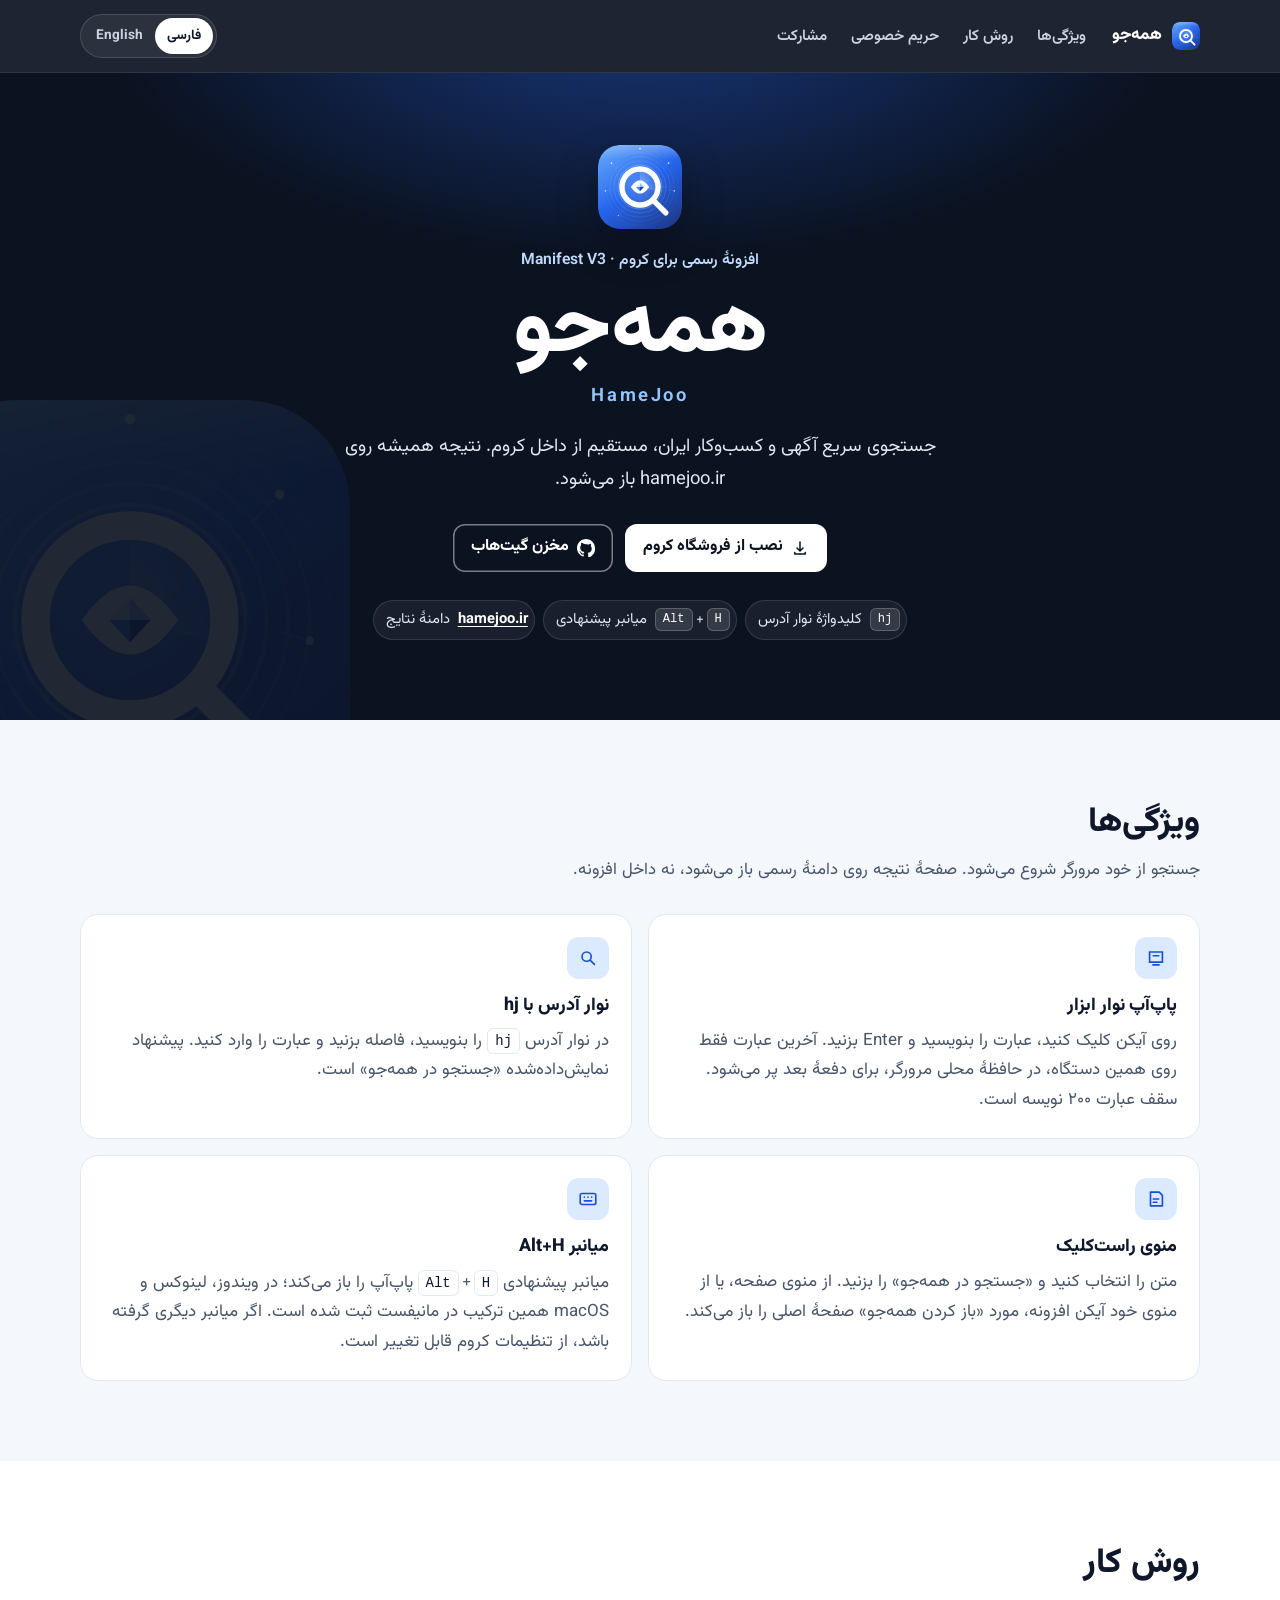
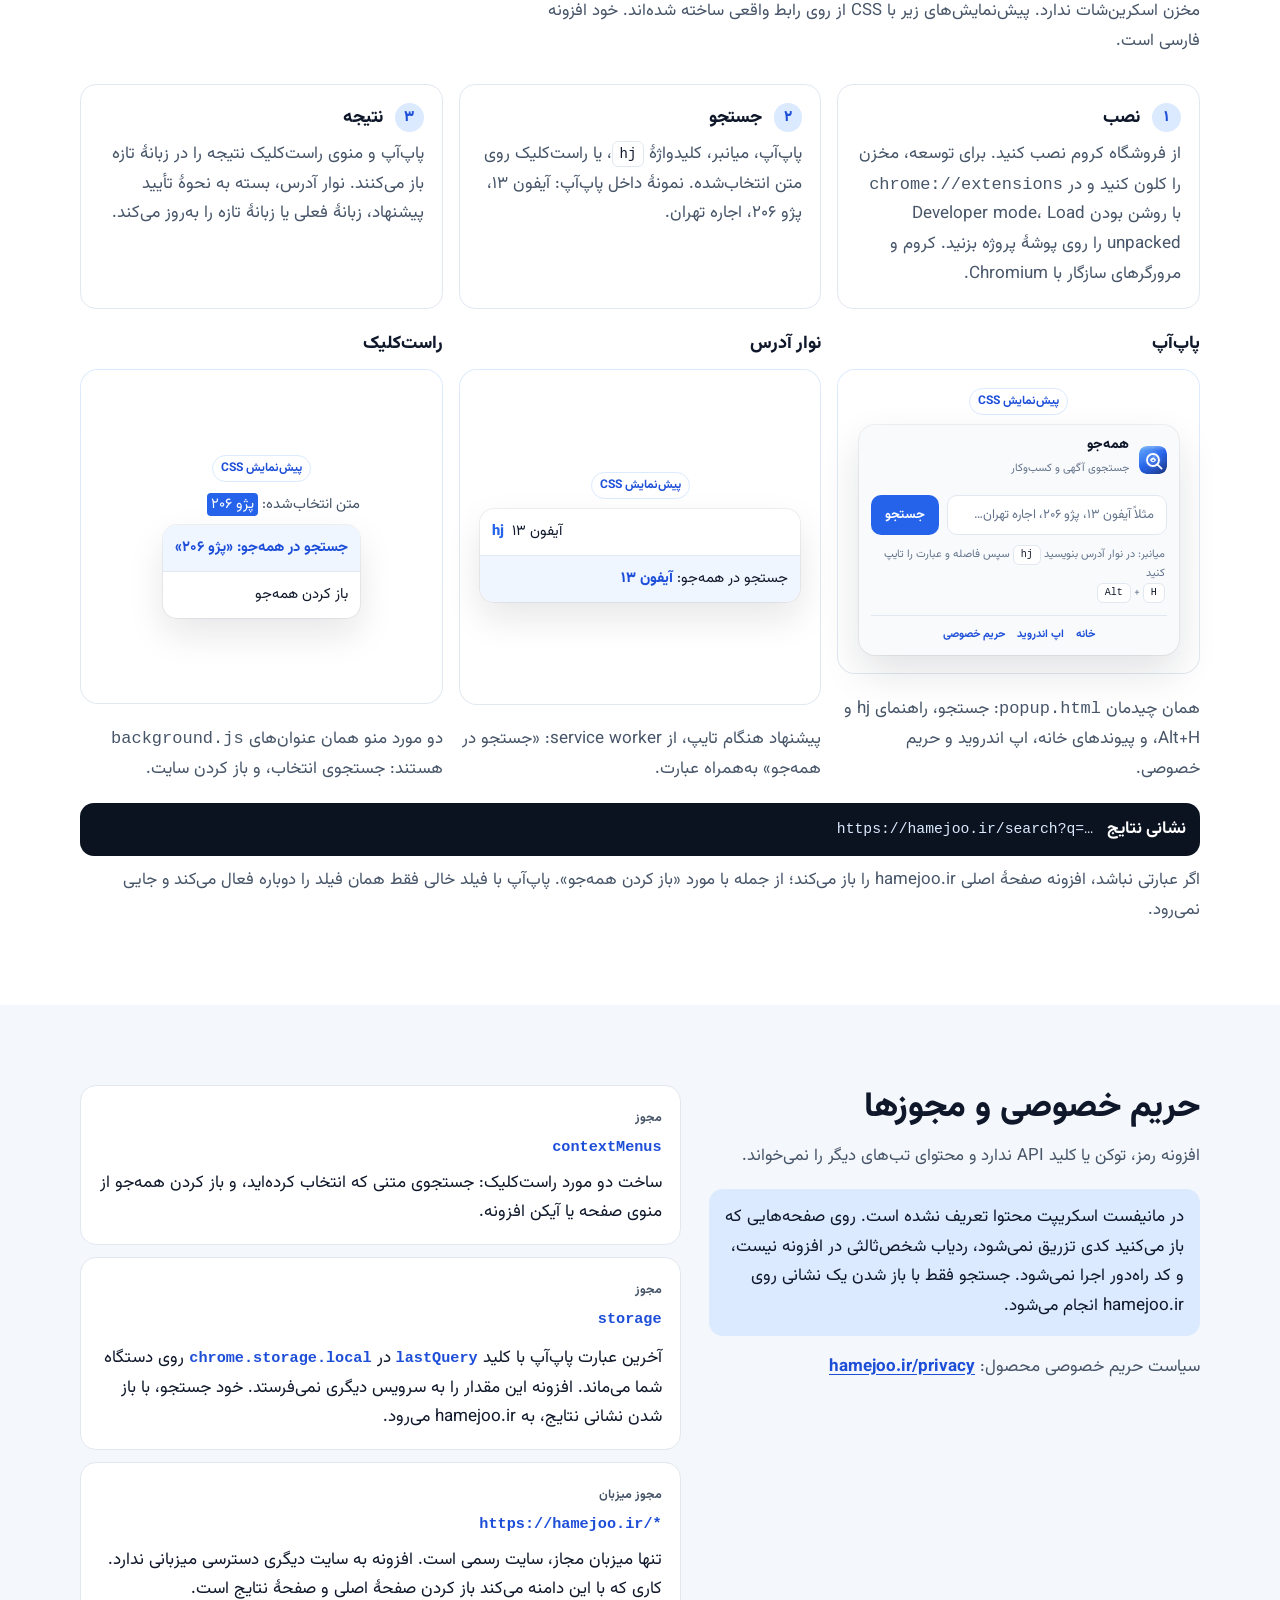
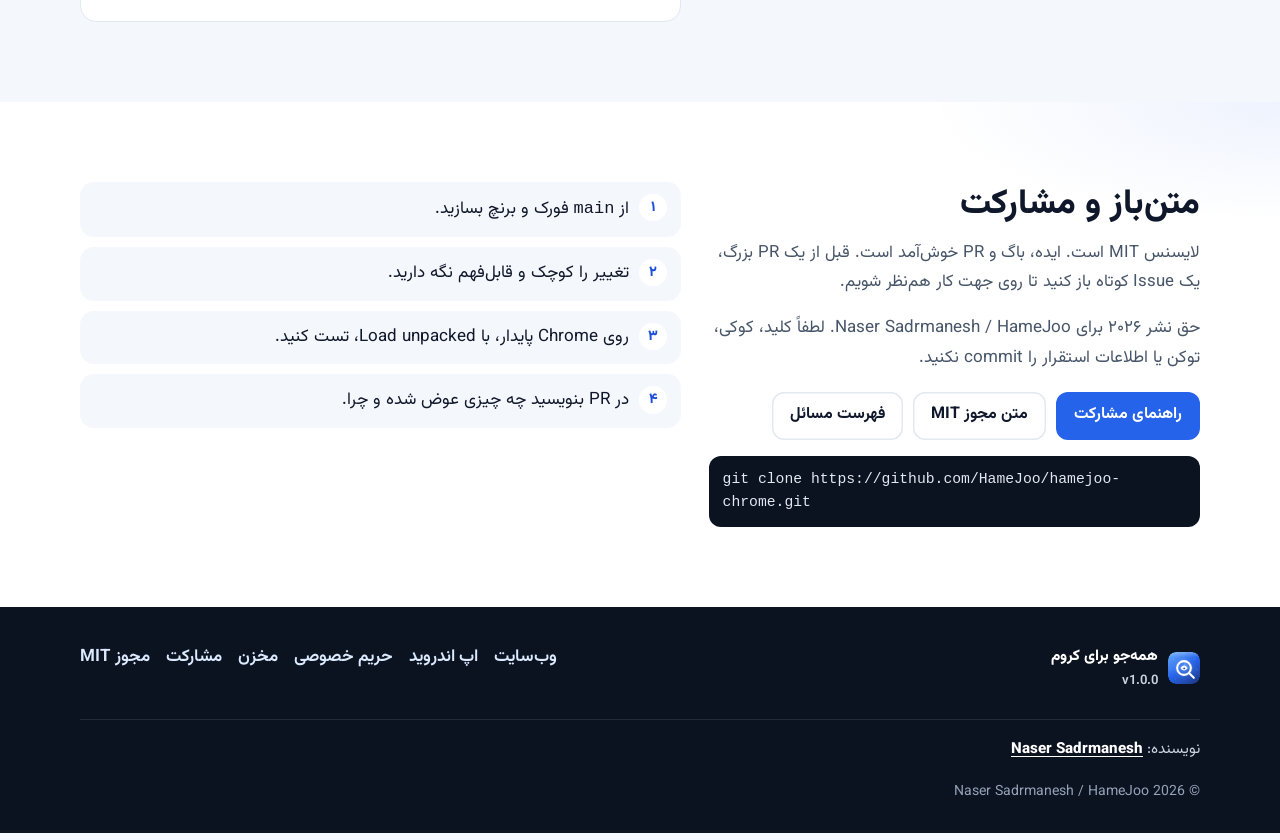
<file: docs/index.html>
<!DOCTYPE html>
<html lang="fa" dir="rtl">
  <head>
    <meta charset="utf-8" />
    <meta name="viewport" content="width=device-width, initial-scale=1" />
    <title>همه‌جو برای کروم — جستجوی آگهی از داخل مرورگر</title>
    <meta
      name="description"
      content="افزونهٔ رسمی همه‌جو برای کروم. جستجوی آگهی و کسب‌وکار از پاپ‌آپ، نوار آدرس با کلیدواژهٔ hj، منوی راست‌کلیک و میانبر Alt+H. نتایج روی hamejoo.ir باز می‌شود."
    />
    <meta name="author" content="Naser Sadrmanesh" />
    <meta name="robots" content="index, follow" />
    <meta name="theme-color" content="#0b1220" />
    <meta name="color-scheme" content="light" />
    <meta name="google" content="notranslate" />
    <link rel="canonical" href="https://hamejoo.github.io/hamejoo-chrome/" />
    <link rel="alternate" hreflang="fa" href="https://hamejoo.github.io/hamejoo-chrome/?lang=fa" />
    <link rel="alternate" hreflang="en" href="https://hamejoo.github.io/hamejoo-chrome/?lang=en" />
    <link rel="alternate" hreflang="x-default" href="https://hamejoo.github.io/hamejoo-chrome/" />
    <meta property="og:type" content="website" />
    <meta property="og:site_name" content="همه‌جو" />
    <meta property="og:locale" content="fa_IR" />
    <meta property="og:locale:alternate" content="en_US" />
    <meta property="og:url" content="https://hamejoo.github.io/hamejoo-chrome/" />
    <meta property="og:title" content="همه‌جو برای کروم — جستجوی آگهی از داخل مرورگر" />
    <meta
      property="og:description"
      content="افزونهٔ رسمی همه‌جو برای کروم. جستجوی آگهی و کسب‌وکار از پاپ‌آپ، نوار آدرس با کلیدواژهٔ hj، منوی راست‌کلیک و میانبر Alt+H. نتایج روی hamejoo.ir باز می‌شود."
    />
    <meta property="og:image" content="https://hamejoo.github.io/hamejoo-chrome/og-image.png" />
    <meta property="og:image:type" content="image/png" />
    <meta property="og:image:width" content="1200" />
    <meta property="og:image:height" content="630" />
    <meta property="og:image:alt" content="همه‌جو، موتور جستجوی آگهی‌های ایران" />
    <meta name="twitter:card" content="summary_large_image" />
    <meta name="twitter:title" content="همه‌جو برای کروم — جستجوی آگهی از داخل مرورگر" />
    <meta
      name="twitter:description"
      content="افزونهٔ رسمی همه‌جو برای کروم. جستجوی آگهی و کسب‌وکار از پاپ‌آپ، نوار آدرس با کلیدواژهٔ hj، منوی راست‌کلیک و میانبر Alt+H. نتایج روی hamejoo.ir باز می‌شود."
    />
    <meta name="twitter:image" content="https://hamejoo.github.io/hamejoo-chrome/og-image.png" />
    <meta name="twitter:image:alt" content="همه‌جو، موتور جستجوی آگهی‌های ایران" />
    <link rel="icon" href="icons/hamejoo-app-icon.svg" type="image/svg+xml" />
    <link rel="icon" href="icons/icon-32.png" type="image/png" sizes="32x32" />
    <link rel="icon" href="icons/icon-16.png" type="image/png" sizes="16x16" />
    <link rel="apple-touch-icon" href="icons/apple-touch-icon.png" sizes="180x180" />
    <link rel="preload" href="fonts/vazirmatn-wght.woff2" as="font" type="font/woff2" crossorigin />
    <link rel="stylesheet" href="styles.css" />
    <script>
      (function () {
        var lang = "fa";
        try {
          var q = new URLSearchParams(location.search).get("lang");
          if (q) q = q.toLowerCase();
          if (q === "en" || q === "fa") lang = q;
          else {
            var saved = localStorage.getItem("hamejoo-site-lang");
            if (saved === "en" || saved === "fa") lang = saved;
          }
        } catch (e) {}
        document.documentElement.lang = lang;
        document.documentElement.dir = lang === "fa" ? "rtl" : "ltr";
        if (lang === "en") {
          document.title = "HameJoo for Chrome — search classifieds from the browser";
        }
      })();
    </script>
    <script type="application/ld+json">
      {
        "@context": "https://schema.org",
        "@type": "SoftwareApplication",
        "name": "همه‌جو — جستجوی آگهی",
        "alternateName": "HameJoo for Chrome",
        "applicationCategory": "BrowserApplication",
        "operatingSystem": "Chrome",
        "softwareVersion": "1.0.0",
        "inLanguage": "fa",
        "description": "جستجوی سریع آگهی و کسب‌وکار در همه‌جو از نوار آدرس، منوی راست‌کلیک و پاپ‌آپ.",
        "url": "https://hamejoo.github.io/hamejoo-chrome/",
        "installUrl": "https://chromewebstore.google.com/detail/hhchlcjldhlccicaaeiifmfdbacedhoi",
        "image": "https://hamejoo.github.io/hamejoo-chrome/og-image.png",
        "codeRepository": "https://github.com/HameJoo/hamejoo-chrome",
        "license": "https://opensource.org/licenses/MIT",
        "author": {
          "@type": "Person",
          "name": "Naser Sadrmanesh",
          "url": "https://github.com/sadrmanesh"
        },
        "publisher": {
          "@type": "Organization",
          "name": "HameJoo",
          "url": "https://hamejoo.ir"
        }
      }
    </script>
  </head>
  <body id="top">
    <a class="skip" href="#main">
      <span data-fa>رفتن به محتوا</span>
      <span data-en>Skip to content</span>
    </a>

    <header class="site-header">
      <div class="wrap header-inner">
        <a class="brand" href="#top">
          <img src="icons/hamejoo-app-icon.svg" width="28" height="28" alt="" />
          <span lang="fa">همه‌جو</span>
          <span class="sr-only" data-en>HameJoo</span>
        </a>
        <nav class="nav-primary" aria-label="بخش‌های صفحه">
          <a href="#features">
            <span data-fa>ویژگی‌ها</span>
            <span data-en>Features</span>
          </a>
          <a href="#how">
            <span data-fa>روش کار</span>
            <span data-en>How it works</span>
          </a>
          <a href="#privacy">
            <span data-fa>حریم خصوصی</span>
            <span data-en>Privacy</span>
          </a>
          <a href="#contribute">
            <span data-fa>مشارکت</span>
            <span data-en>Contribute</span>
          </a>
        </nav>
        <div class="lang" role="group" aria-label="زبان صفحه">
          <button type="button" data-lang="fa" lang="fa" aria-pressed="true">فارسی</button>
          <button type="button" data-lang="en" lang="en" aria-pressed="false">English</button>
        </div>
      </div>
    </header>

    <noscript>
      <p class="noscript">انتخاب زبان انگلیسی به جاوااسکریپت نیاز دارد. متن پیش‌فرض این صفحه فارسی است.</p>
    </noscript>

    <main id="main">
      <section class="hero" aria-labelledby="hero-title">
        <img
          class="hero-watermark"
          src="icons/hamejoo-app-icon.svg"
          width="512"
          height="512"
          alt=""
          decoding="async"
          fetchpriority="low"
        />
        <div class="wrap hero-inner">
          <img
            class="hero-logo"
            src="icons/hamejoo-app-icon.svg"
            width="84"
            height="84"
            alt=""
            fetchpriority="high"
          />
          <p class="eyebrow">
            <span data-fa>افزونهٔ رسمی برای کروم · Manifest V3</span>
            <span data-en>Official Chrome extension · Manifest V3</span>
          </p>
          <h1 id="hero-title">
            <span data-fa>همه‌جو</span>
            <span data-en lang="en">HameJoo</span>
          </h1>
          <p class="subname">
            <span data-fa lang="en">HameJoo</span>
            <span data-en lang="fa">همه‌جو</span>
          </p>
          <p class="lede">
            <span data-fa>جستجوی سریع آگهی و کسب‌وکار ایران، مستقیم از داخل کروم. نتیجه همیشه روی hamejoo.ir باز می‌شود.</span>
            <span data-en>Search Iranian classifieds and businesses straight from Chrome. Results always open on hamejoo.ir.</span>
          </p>
          <div class="actions">
            <a
              class="btn btn-light"
              href="https://chromewebstore.google.com/detail/hhchlcjldhlccicaaeiifmfdbacedhoi"
              target="_blank"
              rel="noopener noreferrer"
            >
              <svg viewBox="0 0 24 24" width="18" height="18" aria-hidden="true">
                <path
                  fill="currentColor"
                  d="M12 3a1 1 0 0 1 1 1v9.59l2.3-2.3a1 1 0 1 1 1.4 1.42l-4 4a1 1 0 0 1-1.4 0l-4-4a1 1 0 0 1 1.4-1.42L11 13.6V4a1 1 0 0 1 1-1zm-7 14a1 1 0 0 1 1 1v1h12v-1a1 1 0 1 1 2 0v2a1 1 0 0 1-1 1H5a1 1 0 0 1-1-1v-2a1 1 0 0 1 1-1z"
                />
              </svg>
              <span data-fa>نصب از فروشگاه کروم</span>
              <span data-en>Install from the Chrome Web Store</span>
              <span class="sr-only" data-fa>، در زبانهٔ تازه</span>
              <span class="sr-only" data-en>, opens in a new tab</span>
            </a>
            <a
              class="btn btn-ghost"
              href="https://github.com/HameJoo/hamejoo-chrome"
              target="_blank"
              rel="noopener noreferrer"
            >
              <svg viewBox="0 0 16 16" width="18" height="18" aria-hidden="true">
                <path
                  fill="currentColor"
                  d="M8 0C3.58 0 0 3.58 0 8c0 3.54 2.29 6.53 5.47 7.59.4.07.55-.17.55-.38 0-.19-.01-.82-.01-1.49-2.01.37-2.53-.49-2.69-.94-.09-.23-.48-.94-.82-1.13-.28-.15-.68-.52-.01-.53.63-.01 1.08.58 1.23.82.72 1.21 1.87.87 2.33.66.07-.52.28-.87.51-1.07-1.78-.2-3.64-.89-3.64-3.95 0-.87.31-1.59.82-2.15-.08-.2-.36-1.02.08-2.12 0 0 .67-.21 2.2.82A7.65 7.65 0 0 1 8 4.77c.68.003 1.36.092 2 .27 1.53-1.04 2.2-.82 2.2-.82.44 1.1.16 1.92.08 2.12.51.56.82 1.27.82 2.15 0 3.07-1.87 3.75-3.65 3.95.29.25.54.73.54 1.48 0 1.07-.01 1.93-.01 2.2 0 .21.15.46.55.38A8.01 8.01 0 0 0 16 8c0-4.42-3.58-8-8-8z"
                />
              </svg>
              <span data-fa>مخزن گیت‌هاب</span>
              <span data-en>View on GitHub</span>
              <span class="sr-only" data-fa>، در زبانهٔ تازه</span>
              <span class="sr-only" data-en>, opens in a new tab</span>
            </a>
          </div>
          <ul class="facts">
            <li>
              <kbd>hj</kbd>
              <span data-fa>کلیدواژهٔ نوار آدرس</span>
              <span data-en>address-bar keyword</span>
            </li>
            <li>
              <span class="keys" dir="ltr"><kbd>Alt</kbd>+<kbd>H</kbd></span>
              <span data-fa>میانبر پیشنهادی</span>
              <span data-en>suggested shortcut</span>
            </li>
            <li>
              <a href="https://hamejoo.ir/" target="_blank" rel="noopener noreferrer">hamejoo.ir</a>
              <span data-fa>دامنهٔ نتایج</span>
              <span data-en>where results open</span>
            </li>
          </ul>
        </div>
      </section>

      <section id="features" aria-labelledby="features-title">
        <div class="wrap">
          <div class="section-head">
            <h2 id="features-title">
              <span data-fa>ویژگی‌ها</span>
              <span data-en>Features</span>
            </h2>
            <p>
              <span data-fa>جستجو از خود مرورگر شروع می‌شود. صفحهٔ نتیجه روی دامنهٔ رسمی باز می‌شود، نه داخل افزونه.</span>
              <span data-en>Search starts in the browser. The results page opens on the official domain, not inside the extension.</span>
            </p>
          </div>
          <div class="grid-2">
            <article class="card">
              <div class="card-icon" aria-hidden="true">
                <svg viewBox="0 0 24 24" width="22" height="22">
                  <path
                    fill="none"
                    stroke="currentColor"
                    stroke-width="1.8"
                    d="M5 5.5h14v11H5zM8 19.5h8"
                  />
                  <path fill="none" stroke="currentColor" stroke-width="1.8" stroke-linecap="round" d="M9 9.5h6" />
                </svg>
              </div>
              <h3>
                <span data-fa>پاپ‌آپ نوار ابزار</span>
                <span data-en>Toolbar popup</span>
              </h3>
              <p>
                <span data-fa>روی آیکن کلیک کنید، عبارت را بنویسید و Enter بزنید. آخرین عبارت فقط روی همین دستگاه، در حافظهٔ محلی مرورگر، برای دفعهٔ بعد پر می‌شود. سقف عبارت ۲۰۰ نویسه است.</span>
                <span data-en>Click the icon, type a query, and press Enter. The last query is filled in next time from browser storage on this device only. Queries are limited to 200 characters.</span>
              </p>
            </article>
            <article class="card">
              <div class="card-icon" aria-hidden="true">
                <svg viewBox="0 0 24 24" width="22" height="22">
                  <circle cx="10.5" cy="10.5" r="5" fill="none" stroke="currentColor" stroke-width="1.8" />
                  <path fill="none" stroke="currentColor" stroke-width="1.8" stroke-linecap="round" d="M14.5 14.5 19 19" />
                </svg>
              </div>
              <h3>
                <span data-fa>نوار آدرس با hj</span>
                <span data-en>Address bar with hj</span>
              </h3>
              <p>
                <span data-fa>در نوار آدرس <span class="keys" dir="ltr"><kbd>hj</kbd></span> را بنویسید، فاصله بزنید و عبارت را وارد کنید. پیشنهاد نمایش‌داده‌شده «جستجو در همه‌جو» است.</span>
                <span data-en>Type <kbd>hj</kbd> in the address bar, press space, then the query. The suggestion reads «جستجو در همه‌جو».</span>
              </p>
            </article>
            <article class="card">
              <div class="card-icon" aria-hidden="true">
                <svg viewBox="0 0 24 24" width="22" height="22">
                  <path
                    fill="none"
                    stroke="currentColor"
                    stroke-width="1.8"
                    stroke-linejoin="round"
                    d="M6 4.5h9.5L19 8v11.5H6z"
                  />
                  <path fill="none" stroke="currentColor" stroke-width="1.8" stroke-linecap="round" d="M9 12h6M9 15.5h4" />
                </svg>
              </div>
              <h3>
                <span data-fa>منوی راست‌کلیک</span>
                <span data-en>Right-click menu</span>
              </h3>
              <p>
                <span data-fa>متن را انتخاب کنید و «جستجو در همه‌جو» را بزنید. از منوی صفحه، یا از منوی خود آیکن افزونه، مورد «باز کردن همه‌جو» صفحهٔ اصلی را باز می‌کند.</span>
                <span data-en>Select text and choose «جستجو در همه‌جو». From the page menu, or the extension icon’s menu, «باز کردن همه‌جو» opens the homepage.</span>
              </p>
            </article>
            <article class="card">
              <div class="card-icon" aria-hidden="true">
                <svg viewBox="0 0 24 24" width="22" height="22">
                  <rect x="3.5" y="6" width="17" height="12" rx="2" fill="none" stroke="currentColor" stroke-width="1.8" />
                  <path fill="none" stroke="currentColor" stroke-width="1.8" stroke-linecap="round" d="M8 10h.01M12 10h.01M16 10h.01M8 14h8" />
                </svg>
              </div>
              <h3>
                <span data-fa>میانبر Alt+H</span>
                <span data-en>Alt+H shortcut</span>
              </h3>
              <p>
                <span data-fa>میانبر پیشنهادی <span class="keys" dir="ltr"><kbd>Alt</kbd>+<kbd>H</kbd></span> پاپ‌آپ را باز می‌کند؛ در ویندوز، لینوکس و macOS همین ترکیب در مانیفست ثبت شده است. اگر میانبر دیگری گرفته باشد، از تنظیمات کروم قابل تغییر است.</span>
                <span data-en>The suggested shortcut <span class="keys" dir="ltr"><kbd>Alt</kbd>+<kbd>H</kbd></span> opens the popup. The manifest sets that combination on Windows, Linux, and macOS. Chrome lets you change it if the keys are already taken.</span>
              </p>
            </article>
          </div>
        </div>
      </section>

      <section id="how" class="band" aria-labelledby="how-title">
        <div class="wrap">
          <div class="section-head">
            <h2 id="how-title">
              <span data-fa>روش کار</span>
              <span data-en>How it works</span>
            </h2>
            <p>
              <span data-fa>مخزن اسکرین‌شات ندارد. پیش‌نمایش‌های زیر با CSS از روی رابط واقعی ساخته شده‌اند. خود افزونه فارسی است.</span>
              <span data-en>The repository has no screenshots. These previews are CSS reconstructions of the real interface. The extension itself is in Persian.</span>
            </p>
          </div>

          <div class="steps">
            <article class="step">
              <h3>
                <span class="num"><span data-fa>۱</span><span data-en>1</span></span>
                <span data-fa>نصب</span>
                <span data-en>Install</span>
              </h3>
              <p>
                <span data-fa>از فروشگاه کروم نصب کنید. برای توسعه، مخزن را کلون کنید و در <code>chrome://extensions</code> با روشن بودن Developer mode، Load unpacked را روی پوشهٔ پروژه بزنید. کروم و مرورگرهای سازگار با Chromium.</span>
                <span data-en>Install from the Chrome Web Store. To develop, clone the repo and use Load unpacked on <code>chrome://extensions</code> with Developer mode on. Chrome and other Chromium browsers.</span>
              </p>
            </article>
            <article class="step">
              <h3>
                <span class="num"><span data-fa>۲</span><span data-en>2</span></span>
                <span data-fa>جستجو</span>
                <span data-en>Search</span>
              </h3>
              <p>
                <span data-fa>پاپ‌آپ، میانبر، کلیدواژهٔ <kbd>hj</kbd>، یا راست‌کلیک روی متن انتخاب‌شده. نمونهٔ داخل پاپ‌آپ: آیفون ۱۳، پژو ۲۰۶، اجاره تهران.</span>
                <span data-en>Use the popup, the shortcut, the <kbd>hj</kbd> keyword, or a right-click on selected text. The popup’s own examples are iPhone 13, Peugeot 206, and rent in Tehran.</span>
              </p>
            </article>
            <article class="step">
              <h3>
                <span class="num"><span data-fa>۳</span><span data-en>3</span></span>
                <span data-fa>نتیجه</span>
                <span data-en>Results</span>
              </h3>
              <p>
                <span data-fa>پاپ‌آپ و منوی راست‌کلیک نتیجه را در زبانهٔ تازه باز می‌کنند. نوار آدرس، بسته به نحوهٔ تأیید پیشنهاد، زبانهٔ فعلی یا زبانهٔ تازه را به‌روز می‌کند.</span>
                <span data-en>The popup and the right-click menu open the result in a new tab. The address bar updates the current tab or opens a new one, depending on how the suggestion is accepted.</span>
              </p>
            </article>
          </div>

          <div class="gallery">
            <article class="mock-card">
              <h3>
                <span data-fa>پاپ‌آپ</span>
                <span data-en>Popup</span>
              </h3>
              <div class="canvas" inert aria-hidden="true">
                <p class="mock-tag"><span data-fa>پیش‌نمایش CSS</span><span data-en>CSS preview</span></p>
                <div class="mock-popup" lang="fa" dir="rtl">
                  <div class="mock-head">
                    <img src="icons/hamejoo-app-icon.svg" width="28" height="28" alt="" />
                    <div>
                      <strong>همه‌جو</strong>
                      <span>جستجوی آگهی و کسب‌وکار</span>
                    </div>
                  </div>
                  <div class="mock-form">
                    <div class="mock-input">مثلاً آیفون ۱۳، پژو ۲۰۶، اجاره تهران…</div>
                    <div class="mock-go">جستجو</div>
                  </div>
                  <p class="mock-hint">
                    میانبر: در نوار آدرس بنویسید
                    <span class="keys" dir="ltr"><kbd>hj</kbd></span>
                    سپس فاصله و عبارت را تایپ کنید
                    <br />
                    <span class="keys" dir="ltr"><kbd>Alt</kbd>+<kbd>H</kbd></span>
                  </p>
                  <div class="mock-links">
                    <span>خانه</span>
                    <span>اپ اندروید</span>
                    <span>حریم خصوصی</span>
                  </div>
                </div>
              </div>
              <p class="caption">
                <span data-fa>همان چیدمان <code>popup.html</code>: جستجو، راهنمای hj و Alt+H، و پیوندهای خانه، اپ اندروید و حریم خصوصی.</span>
                <span data-en>The same layout as <code>popup.html</code>: search, the hj and Alt+H hint, and links to home, the Android app, and privacy.</span>
              </p>
            </article>

            <article class="mock-card">
              <h3>
                <span data-fa>نوار آدرس</span>
                <span data-en>Address bar</span>
              </h3>
              <div class="canvas" inert aria-hidden="true">
                <p class="mock-tag"><span data-fa>پیش‌نمایش CSS</span><span data-en>CSS preview</span></p>
                <div class="omnibox">
                  <div class="omni-bar" dir="ltr">
                    <span class="kw">hj</span>
                    <span lang="fa">آیفون ۱۳</span>
                  </div>
                  <div class="omni-suggest" lang="fa" dir="rtl">
                    جستجو در همه‌جو: <span class="match">آیفون ۱۳</span>
                  </div>
                </div>
              </div>
              <p class="caption">
                <span data-fa>پیشنهاد هنگام تایپ، از service worker: «جستجو در همه‌جو» به‌همراه عبارت.</span>
                <span data-en>The suggestion while typing comes from the service worker: «جستجو در همه‌جو» plus the query.</span>
              </p>
            </article>

            <article class="mock-card">
              <h3>
                <span data-fa>راست‌کلیک</span>
                <span data-en>Right-click</span>
              </h3>
              <div class="canvas" inert aria-hidden="true">
                <p class="mock-tag"><span data-fa>پیش‌نمایش CSS</span><span data-en>CSS preview</span></p>
                <div lang="fa" dir="rtl">
                  <p class="selection-sample">متن انتخاب‌شده: <mark>پژو ۲۰۶</mark></p>
                  <div class="menu">
                    <div class="menu-item is-active">جستجو در همه‌جو: «پژو ۲۰۶»</div>
                    <div class="menu-item">باز کردن همه‌جو</div>
                  </div>
                </div>
              </div>
              <p class="caption">
                <span data-fa>دو مورد منو همان عنوان‌های <code>background.js</code> هستند: جستجوی انتخاب، و باز کردن سایت.</span>
                <span data-en>Both menu labels are the titles from <code>background.js</code>: search the selection, or open the site.</span>
              </p>
            </article>
          </div>

          <div class="url-row">
            <span>
              <span data-fa>نشانی نتایج</span>
              <span data-en>Results URL</span>
            </span>
            <code>https://hamejoo.ir/search?q=…</code>
          </div>
          <p class="lead">
            <span data-fa>اگر عبارتی نباشد، افزونه صفحهٔ اصلی hamejoo.ir را باز می‌کند؛ از جمله با مورد «باز کردن همه‌جو». پاپ‌آپ با فیلد خالی فقط همان فیلد را دوباره فعال می‌کند و جایی نمی‌رود.</span>
            <span data-en>With no query, the extension opens the hamejoo.ir homepage, including via «باز کردن همه‌جو». An empty popup only refocuses the field and does not navigate.</span>
          </p>
        </div>
      </section>

      <section id="privacy" aria-labelledby="privacy-title">
        <div class="wrap privacy-grid">
          <div class="privacy-copy">
            <h2 id="privacy-title">
              <span data-fa>حریم خصوصی و مجوزها</span>
              <span data-en>Privacy and permissions</span>
            </h2>
            <p class="lead">
              <span data-fa>افزونه رمز، توکن یا کلید API ندارد و محتوای تب‌های دیگر را نمی‌خواند.</span>
              <span data-en>The extension has no password, token, or API key, and it does not read the contents of other tabs.</span>
            </p>
            <div class="callout">
              <p>
                <span data-fa>در مانیفست اسکریپت محتوا تعریف نشده است. روی صفحه‌هایی که باز می‌کنید کدی تزریق نمی‌شود، ردیاب شخص‌ثالثی در افزونه نیست، و کد راه‌دور اجرا نمی‌شود. جستجو فقط با باز شدن یک نشانی روی hamejoo.ir انجام می‌شود.</span>
                <span data-en>The manifest declares no content script. Nothing is injected into pages you visit, the extension has no third-party tracker, and it runs no remote code. A search happens by opening a URL on hamejoo.ir.</span>
              </p>
            </div>
            <p>
              <span data-fa>سیاست حریم خصوصی محصول: </span>
              <span data-en>Product privacy policy: </span>
              <a href="https://hamejoo.ir/privacy" target="_blank" rel="noopener noreferrer">hamejoo.ir/privacy</a>
            </p>
          </div>
          <ul class="perms">
            <li>
              <p class="perm-kicker">
                <span data-fa>مجوز</span>
                <span data-en>Permission</span>
              </p>
              <code>contextMenus</code>
              <p>
                <span data-fa>ساخت دو مورد راست‌کلیک: جستجوی متنی که انتخاب کرده‌اید، و باز کردن همه‌جو از منوی صفحه یا آیکن افزونه.</span>
                <span data-en>Adds two right-click items: search the text you selected, and open HameJoo from the page menu or the extension icon.</span>
              </p>
            </li>
            <li>
              <p class="perm-kicker">
                <span data-fa>مجوز</span>
                <span data-en>Permission</span>
              </p>
              <code>storage</code>
              <p>
                <span data-fa>آخرین عبارت پاپ‌آپ با کلید <code>lastQuery</code> در <code>chrome.storage.local</code> روی دستگاه شما می‌ماند. افزونه این مقدار را به سرویس دیگری نمی‌فرستد. خود جستجو، با باز شدن نشانی نتایج، به hamejoo.ir می‌رود.</span>
                <span data-en>The popup’s last query is kept under the key <code>lastQuery</code> in <code>chrome.storage.local</code> on your device. The extension does not send that saved value to another service. The search itself goes to hamejoo.ir by opening the results URL.</span>
              </p>
            </li>
            <li>
              <p class="perm-kicker">
                <span data-fa>مجوز میزبان</span>
                <span data-en>Host permission</span>
              </p>
              <code>https://hamejoo.ir/*</code>
              <p>
                <span data-fa>تنها میزبان مجاز، سایت رسمی است. افزونه به سایت دیگری دسترسی میزبانی ندارد. کاری که با این دامنه می‌کند باز کردن صفحهٔ اصلی و صفحهٔ نتایج است.</span>
                <span data-en>The only allowed host is the official site. The extension has no host access to any other site. What it does with this domain is open the homepage and the results page.</span>
              </p>
            </li>
          </ul>
        </div>
      </section>

      <section id="contribute" class="contrib" aria-labelledby="contrib-title">
        <div class="wrap contrib-grid">
          <div class="contrib-copy">
            <h2 id="contrib-title">
              <span data-fa>متن‌باز و مشارکت</span>
              <span data-en>Open source</span>
            </h2>
            <p class="lead">
              <span data-fa>لایسنس MIT است. ایده، باگ و PR خوش‌آمد است. قبل از یک PR بزرگ، یک Issue کوتاه باز کنید تا روی جهت کار هم‌نظر شویم.</span>
              <span data-en>The license is MIT. Ideas, bugs, and pull requests are welcome. Before a large pull request, open a short issue so we can agree on the direction.</span>
            </p>
            <p>
              <span data-fa>حق نشر ۲۰۲۶ برای Naser Sadrmanesh / HameJoo. لطفاً کلید، کوکی، توکن یا اطلاعات استقرار را commit نکنید.</span>
              <span data-en>Copyright 2026 Naser Sadrmanesh / HameJoo. Please do not commit keys, cookies, tokens, or deployment details.</span>
            </p>
            <div class="contrib-actions">
              <a class="btn btn-blue" href="https://github.com/HameJoo/hamejoo-chrome/blob/main/CONTRIBUTING.md" target="_blank" rel="noopener noreferrer">
                <span data-fa>راهنمای مشارکت</span>
                <span data-en>Contributing guide</span>
              </a>
              <a class="btn btn-line" href="https://github.com/HameJoo/hamejoo-chrome/blob/main/LICENSE" target="_blank" rel="noopener noreferrer">
                <span data-fa>متن مجوز MIT</span>
                <span data-en>MIT license</span>
              </a>
              <a class="btn btn-line" href="https://github.com/HameJoo/hamejoo-chrome/issues" target="_blank" rel="noopener noreferrer">
                <span data-fa>فهرست مسائل</span>
                <span data-en>Issues</span>
              </a>
            </div>
            <pre><code>git clone https://github.com/HameJoo/hamejoo-chrome.git</code></pre>
          </div>
          <ol class="steps-list">
            <li>
              <span>
                <span data-fa>از <code>main</code> فورک و برنچ بسازید.</span>
                <span data-en>Fork, and branch from <code>main</code>.</span>
              </span>
            </li>
            <li>
              <span>
                <span data-fa>تغییر را کوچک و قابل‌فهم نگه دارید.</span>
                <span data-en>Keep the change small and easy to understand.</span>
              </span>
            </li>
            <li>
              <span>
                <span data-fa>روی Chrome پایدار، با Load unpacked، تست کنید.</span>
                <span data-en>Test on stable Chrome with Load unpacked.</span>
              </span>
            </li>
            <li>
              <span>
                <span data-fa>در PR بنویسید چه چیزی عوض شده و چرا.</span>
                <span data-en>In the pull request, say what changed and why.</span>
              </span>
            </li>
          </ol>
        </div>
      </section>
    </main>

    <footer class="site-footer">
      <div class="wrap footer-inner">
        <div class="footer-brand">
          <img src="icons/hamejoo-app-icon.svg" width="32" height="32" alt="" />
          <p>
            <span data-fa>همه‌جو برای کروم</span>
            <span data-en>HameJoo for Chrome</span>
            <span class="ver">v1.0.0</span>
          </p>
        </div>
        <nav class="nav-footer" aria-label="پیوندهای پاورقی">
          <a href="https://hamejoo.ir/" target="_blank" rel="noopener noreferrer">
            <span data-fa>وب‌سایت</span>
            <span data-en>Website</span>
          </a>
          <a href="https://hamejoo.ir/download" target="_blank" rel="noopener noreferrer">
            <span data-fa>اپ اندروید</span>
            <span data-en>Android app</span>
          </a>
          <a href="https://hamejoo.ir/privacy" target="_blank" rel="noopener noreferrer">
            <span data-fa>حریم خصوصی</span>
            <span data-en>Privacy</span>
          </a>
          <a href="https://github.com/HameJoo/hamejoo-chrome" target="_blank" rel="noopener noreferrer">
            <span data-fa>مخزن</span>
            <span data-en>Repository</span>
          </a>
          <a href="https://github.com/HameJoo/hamejoo-chrome/blob/main/CONTRIBUTING.md">
            <span data-fa>مشارکت</span>
            <span data-en>Contributing</span>
          </a>
          <a href="https://github.com/HameJoo/hamejoo-chrome/blob/main/LICENSE">
            <span data-fa>مجوز MIT</span>
            <span data-en>MIT license</span>
          </a>
        </nav>
        <p class="credit">
          <span data-fa>نویسنده: </span>
          <span data-en>Author: </span>
          <a href="https://github.com/sadrmanesh" target="_blank" rel="noopener noreferrer">Naser Sadrmanesh</a>
        </p>
        <p class="copy">© 2026 Naser Sadrmanesh / HameJoo</p>
      </div>
    </footer>
    <script src="app.js"></script>
  </body>
</html>
</file>
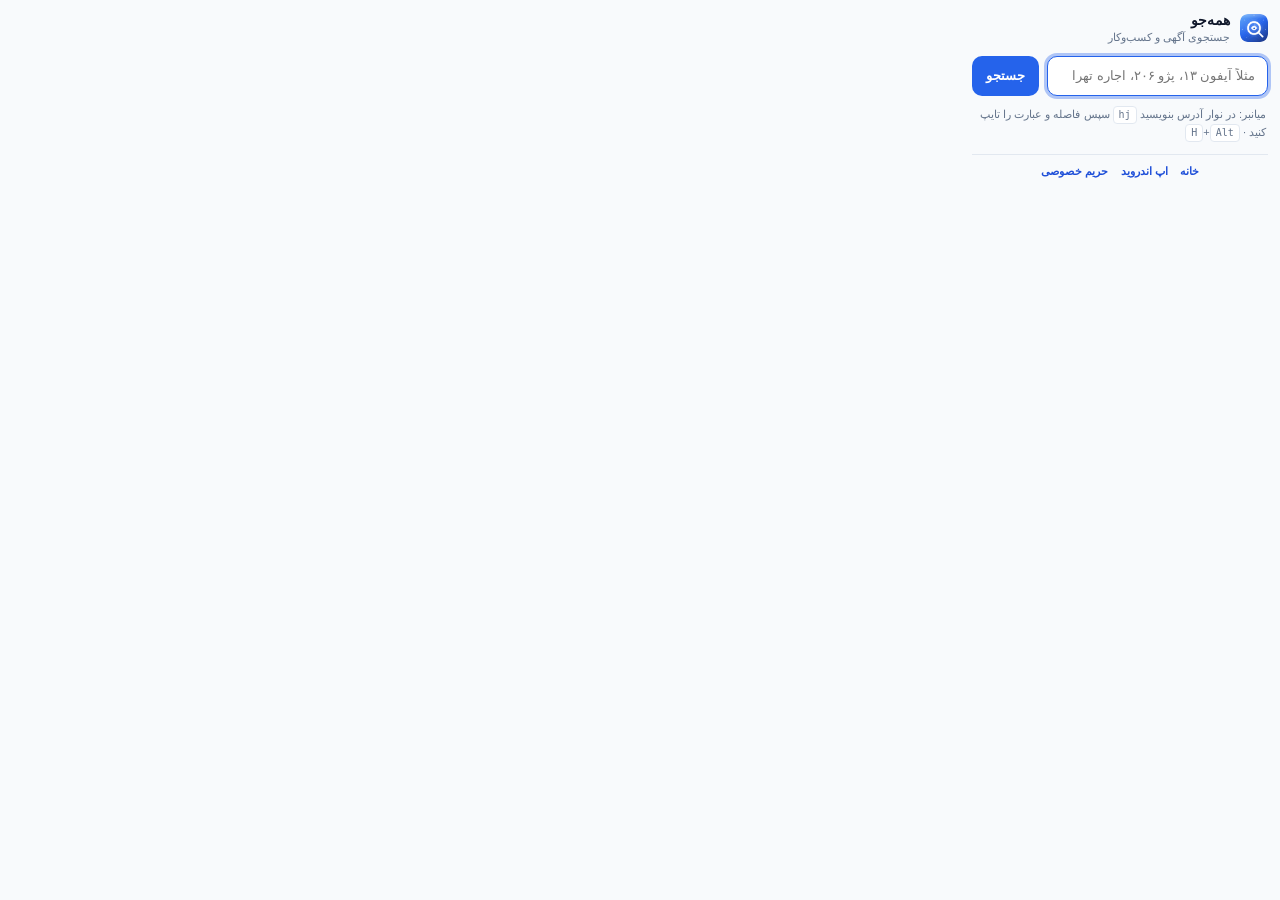
<file: popup.html>
<!DOCTYPE html>
<html lang="fa" dir="rtl">
  <head>
    <meta charset="utf-8" />
    <meta name="viewport" content="width=device-width, initial-scale=1" />
    <title>همه‌جو</title>
    <link rel="stylesheet" href="popup.css" />
  </head>
  <body>
    <header class="head">
      <img class="logo" src="icons/icon-48.png" width="28" height="28" alt="" />
      <div class="titles">
        <strong>همه‌جو</strong>
        <span>جستجوی آگهی و کسب‌وکار</span>
      </div>
    </header>

    <form id="search-form" class="form" autocomplete="off">
      <label class="sr-only" for="q">عبارت جستجو</label>
      <input
        id="q"
        name="q"
        type="search"
        enterkeyhint="search"
        placeholder="مثلاً آیفون ۱۳، پژو ۲۰۶، اجاره تهران…"
        maxlength="200"
        autofocus
      />
      <button type="submit" id="go">جستجو</button>
    </form>

    <p class="hint">
      میانبر: در نوار آدرس بنویسید
      <kbd>hj</kbd>
      سپس فاصله و عبارت را تایپ کنید ·
      <kbd>Alt</kbd>+<kbd>H</kbd>
    </p>

    <nav class="links">
      <a href="https://hamejoo.ir/" target="_blank" rel="noopener">خانه</a>
      <a href="https://hamejoo.ir/download" target="_blank" rel="noopener">اپ اندروید</a>
      <a href="https://hamejoo.ir/privacy" target="_blank" rel="noopener">حریم خصوصی</a>
    </nav>

    <script src="popup.js"></script>
  </body>
</html>
</file>
<file: docs/styles.css>
/* Vazirmatn, SIL OFL — see fonts/OFL.txt */

@font-face {
  font-family: Vazirmatn;
  src: url("fonts/vazirmatn-wght.woff2") format("woff2");
  font-weight: 400 800;
  font-style: normal;
  font-display: swap;
}

:root {
  --navy: #0b1220;
  --ink: #0f172a;
  --muted: #475569;
  --line: #e2e8f0;
  --blue: #2563eb;
  --blue-deep: #1d4ed8;
  --blue-soft: #dbeafe;
  --bg: #f4f7fb;
  --card: #ffffff;
  --hero-text: #e2e8f0;
  --hero-dim: #cbd5e1;
  --max: 1120px;
  --header: 72px;
  color-scheme: light;
}

*,
*::before,
*::after {
  box-sizing: border-box;
}

html {
  scroll-behavior: smooth;
}

body {
  margin: 0;
  font-family: Vazirmatn, Tahoma, "Segoe UI", sans-serif;
  font-size: 1.0625rem;
  line-height: 1.75;
  color: var(--ink);
  background: var(--bg);
  text-rendering: optimizeLegibility;
}

img {
  max-width: 100%;
  height: auto;
}

a {
  color: var(--blue-deep);
  text-underline-offset: 3px;
}

a:hover {
  text-decoration-thickness: 2px;
}

:focus-visible {
  outline: 3px solid var(--blue);
  outline-offset: 3px;
}

.site-header :focus-visible,
.hero :focus-visible,
.site-footer :focus-visible {
  outline-color: #fff;
}

::selection {
  background: #bfdbfe;
  color: var(--ink);
}

[data-en] {
  display: none;
}

html[lang="en"] [data-fa] {
  display: none;
}

html[lang="en"] [data-en] {
  display: inline;
}

.skip {
  position: absolute;
  inset-inline-start: 12px;
  top: 8px;
  z-index: 40;
  padding: 8px 12px;
  border-radius: 8px;
  background: #fff;
  color: var(--ink);
  transform: translateY(-150%);
}

.skip:focus {
  transform: none;
}

.wrap {
  width: min(var(--max), calc(100% - 32px));
  margin-inline: auto;
}

.sr-only {
  position: absolute;
  width: 1px;
  height: 1px;
  padding: 0;
  margin: -1px;
  overflow: hidden;
  clip: rect(0, 0, 0, 0);
  white-space: nowrap;
  border: 0;
}

.noscript {
  margin: 0;
  padding: 10px 16px;
  background: #fff7ed;
  color: #9a3412;
  text-align: center;
  font-size: 0.95rem;
}

.site-header {
  position: sticky;
  top: 0;
  z-index: 30;
  background: rgba(11, 18, 32, 0.92);
  backdrop-filter: blur(16px);
  border-bottom: 1px solid rgba(255, 255, 255, 0.08);
}

.header-inner {
  display: flex;
  align-items: center;
  gap: 16px;
  min-height: var(--header);
}

.brand {
  display: inline-flex;
  align-items: center;
  gap: 10px;
  color: #fff;
  text-decoration: none;
  font-weight: 800;
  font-size: 1.05rem;
  flex-shrink: 0;
}

.brand img {
  width: 28px;
  height: 28px;
  border-radius: 8px;
}

.nav-primary {
  display: flex;
  flex-wrap: wrap;
  gap: 2px 4px;
}

.nav-primary a {
  display: inline-flex;
  align-items: center;
  min-height: 44px;
  padding: 6px 10px;
  color: var(--hero-dim);
  text-decoration: none;
  font-weight: 600;
  font-size: 0.95rem;
  border-radius: 8px;
}

.nav-primary a:hover {
  color: #fff;
  background: rgba(255, 255, 255, 0.06);
}

.lang {
  display: inline-flex;
  padding: 3px;
  border-radius: 999px;
  background: rgba(255, 255, 255, 0.06);
  border: 1px solid rgba(255, 255, 255, 0.14);
  flex-shrink: 0;
  margin-inline-start: auto;
}

.lang button {
  border: 0;
  background: transparent;
  color: var(--hero-dim);
  font: inherit;
  font-size: 0.85rem;
  font-weight: 700;
  min-height: 36px;
  padding: 0 12px;
  border-radius: 999px;
  cursor: pointer;
}

html[lang="fa"] .lang [data-lang="fa"],
html[lang="en"] .lang [data-lang="en"] {
  background: #fff;
  color: var(--ink);
}

.hero {
  position: relative;
  overflow: hidden;
  background:
    radial-gradient(900px 420px at 50% -10%, rgba(37, 99, 235, 0.45), transparent 60%),
    var(--navy);
  color: #fff;
  text-align: center;
  padding: 72px 0 80px;
}

.hero-watermark {
  position: absolute;
  width: min(440px, 80vw);
  height: auto;
  inset-inline-end: -90px;
  bottom: -120px;
  opacity: 0.09;
  pointer-events: none;
  user-select: none;
}

.hero-inner {
  position: relative;
  display: flex;
  flex-direction: column;
  align-items: center;
}

.hero-logo {
  width: 84px;
  height: 84px;
  border-radius: 22px;
  box-shadow: 0 16px 40px rgba(0, 0, 0, 0.28);
}

.eyebrow {
  margin: 18px 0 0;
  color: #bfdbfe;
  font-weight: 600;
  font-size: 0.98rem;
}

.hero h1 {
  margin: 8px 0 0;
  font-size: clamp(3rem, 8vw, 5.4rem);
  font-weight: 800;
  line-height: 1.12;
  letter-spacing: 0;
  text-wrap: balance;
}

.subname {
  margin: 2px 0 0;
  font-weight: 650;
  font-size: 1.15rem;
  color: #93c5fd;
}

html[lang="fa"] .subname {
  letter-spacing: 0.14em;
}

.lede {
  margin: 18px 0 0;
  max-width: 38rem;
  color: var(--hero-text);
  font-size: 1.15rem;
}

.actions {
  display: flex;
  flex-wrap: wrap;
  justify-content: center;
  gap: 12px;
  margin-top: 28px;
}

.btn {
  display: inline-flex;
  align-items: center;
  justify-content: center;
  gap: 8px;
  min-height: 48px;
  padding: 12px 18px;
  border-radius: 12px;
  font: inherit;
  font-weight: 750;
  font-size: 1rem;
  text-decoration: none;
  line-height: 1.3;
}

.btn svg {
  flex-shrink: 0;
}

.btn-light {
  background: #fff;
  color: var(--navy);
}

.btn-light:hover {
  background: #eff6ff;
}

.btn-ghost {
  color: #fff;
  background: transparent;
  box-shadow: inset 0 0 0 1.5px rgba(255, 255, 255, 0.45);
}

.btn-ghost:hover {
  background: rgba(255, 255, 255, 0.08);
}

.btn-blue {
  background: var(--blue);
  color: #fff;
}

.btn-blue:hover {
  background: var(--blue-deep);
  color: #fff;
}

.btn-line {
  background: #fff;
  color: var(--ink);
  box-shadow: inset 0 0 0 1.5px var(--line);
}

.btn-line:hover {
  border-color: transparent;
  box-shadow: inset 0 0 0 1.5px var(--blue);
  color: var(--blue-deep);
}

.facts {
  display: flex;
  flex-wrap: wrap;
  justify-content: center;
  gap: 8px;
  margin: 28px 0 0;
  padding: 0;
  list-style: none;
}

.facts li {
  display: inline-flex;
  align-items: center;
  gap: 8px;
  min-height: 40px;
  padding-block: 4px;
  padding-inline: 6px 12px;
  border-radius: 999px;
  background: rgba(255, 255, 255, 0.06);
  border: 1px solid rgba(255, 255, 255, 0.12);
  color: var(--hero-text);
  font-size: 0.92rem;
}

.facts a {
  color: #fff;
  font-weight: 700;
}

kbd,
code,
pre,
.keys {
  font-family: ui-monospace, SFMono-Regular, "Cascadia Code", Menlo, Consolas, monospace;
  direction: ltr;
  unicode-bidi: isolate;
}

.keys {
  display: inline-flex;
  align-items: center;
  gap: 3px;
  white-space: nowrap;
  font-family: inherit;
}

code {
  overflow-wrap: anywhere;
}

kbd {
  display: inline-block;
  padding: 1px 7px;
  border-radius: 6px;
  border: 1px solid var(--line);
  background: #fff;
  color: var(--ink);
  font-size: 0.82em;
  line-height: 1.6;
}

.hero kbd {
  border-color: rgba(255, 255, 255, 0.2);
  background: rgba(255, 255, 255, 0.12);
  color: #fff;
}

section {
  padding: 80px 0;
  scroll-margin-top: 84px;
}

.section-head {
  max-width: 42rem;
  margin-bottom: 28px;
}

.section-head h2,
.contrib h2,
.privacy-copy h2 {
  margin: 0;
  font-size: clamp(1.7rem, 3vw, 2.15rem);
  line-height: 1.35;
  font-weight: 800;
}

.section-head p,
.lead {
  margin: 10px 0 0;
  color: var(--muted);
  font-size: 1.05rem;
}

.grid-2 {
  display: grid;
  grid-template-columns: 1fr 1fr;
  gap: 16px;
}

.grid-2 > *,
.steps > *,
.gallery > *,
.privacy-grid > *,
.contrib-grid > *,
.card,
.step,
.mock-card,
.privacy-copy,
.contrib-copy {
  min-width: 0;
}

.card {
  min-width: 0;
  background: var(--card);
  border: 1px solid var(--line);
  border-radius: 18px;
  padding: 22px;
}

.card:hover {
  border-color: #bfdbfe;
}

.card-icon {
  display: grid;
  place-items: center;
  width: 42px;
  height: 42px;
  border-radius: 12px;
  background: var(--blue-soft);
  color: var(--blue-deep);
  margin-bottom: 14px;
}

.card h3,
.step h3,
.mock-card h3 {
  margin: 0;
  font-size: 1.12rem;
  line-height: 1.45;
  font-weight: 800;
}

.card p,
.step p,
.mock-card .caption {
  margin: 8px 0 0;
  color: var(--muted);
}

.num {
  display: inline-grid;
  place-items: center;
  width: 1.8rem;
  height: 1.8rem;
  margin-inline-end: 8px;
  border-radius: 999px;
  background: var(--blue-soft);
  color: var(--blue-deep);
  font-size: 0.95rem;
  vertical-align: middle;
}

.steps {
  display: grid;
  grid-template-columns: repeat(3, 1fr);
  gap: 16px;
  margin-bottom: 22px;
}

.step {
  min-width: 0;
  padding: 18px;
  border-radius: 16px;
  background: #fff;
  border: 1px solid var(--line);
}

.gallery {
  display: grid;
  grid-template-columns: repeat(3, 1fr);
  gap: 16px;
}

.mock-card {
  min-width: 0;
  display: flex;
  flex-direction: column;
  gap: 12px;
}

.canvas {
  flex: 1;
  display: grid;
  align-content: center;
  justify-items: center;
  gap: 10px;
  min-height: 300px;
  padding: 18px 14px;
  border-radius: 18px;
  background:
    linear-gradient(#fff, #fff) padding-box,
    linear-gradient(180deg, #dbeafe, #e2e8f0) border-box;
  border: 1px solid transparent;
  box-shadow: inset 0 0 0 1px rgba(255, 255, 255, 0.6);
}

.mock-tag {
  margin: 0;
  padding: 2px 8px;
  border-radius: 999px;
  background: #fff;
  color: var(--blue-deep);
  font-size: 0.75rem;
  font-weight: 700;
  border: 1px solid var(--blue-soft);
}

.caption strong {
  color: var(--ink);
  font-weight: 700;
}

.mock-popup {
  width: min(320px, 100%);
  padding: 12px;
  border-radius: 16px;
  background: #f8fafc;
  color: #0f172a;
  box-shadow:
    0 18px 40px rgba(15, 23, 42, 0.12),
    0 0 0 1px rgba(15, 23, 42, 0.06);
  text-align: start;
}

.mock-head {
  display: flex;
  align-items: center;
  gap: 10px;
  margin-bottom: 12px;
}

.mock-head img {
  width: 28px;
  height: 28px;
  border-radius: 8px;
}

.mock-head strong,
.mock-menu strong {
  display: block;
  font-size: 14px;
  font-weight: 800;
  line-height: 1.2;
}

.mock-head span,
.mock-hint,
.mock-links {
  color: #64748b;
  font-size: 11px;
  line-height: 1.6;
}

.mock-form {
  display: flex;
  gap: 8px;
  align-items: center;
}

.mock-input,
.mock-go {
  height: 40px;
  border-radius: 10px;
  font-size: 13px;
}

.mock-input {
  flex: 1;
  min-width: 0;
  display: flex;
  align-items: center;
  height: auto;
  min-height: 40px;
  padding: 8px 12px;
  border: 1px solid #e2e8f0;
  background: #fff;
  color: #64748b;
  line-height: 1.45;
  white-space: normal;
}

.mock-go {
  display: grid;
  place-items: center;
  padding: 0 14px;
  background: var(--blue);
  color: #fff;
  font-weight: 700;
  white-space: nowrap;
}

.mock-hint {
  margin: 10px 2px 0;
}

.mock-hint kbd {
  background: #fff;
  color: #0f172a;
  border-color: #e2e8f0;
  font-size: 10px;
}

.mock-links {
  display: flex;
  justify-content: center;
  gap: 12px;
  margin-top: 12px;
  padding-top: 10px;
  border-top: 1px solid #e2e8f0;
  font-weight: 700;
  color: #1d4ed8;
}

.omnibox,
.menu {
  width: min(100%, 320px);
  border-radius: 14px;
  background: #fff;
  box-shadow:
    0 16px 36px rgba(15, 23, 42, 0.1),
    0 0 0 1px rgba(15, 23, 42, 0.06);
  overflow: hidden;
  text-align: start;
}

.omni-bar,
.omni-suggest,
.menu-item {
  padding: 10px 12px;
  font-size: 0.92rem;
}

.omni-bar {
  display: flex;
  align-items: center;
  gap: 8px;
  color: var(--ink);
  border-bottom: 1px solid var(--line);
}

.kw {
  color: var(--blue);
  font-weight: 800;
}

.omni-suggest {
  background: #eff6ff;
  color: var(--ink);
}

.match {
  color: var(--blue-deep);
  font-weight: 800;
}

.selection-sample {
  margin: 0 0 8px;
  color: var(--muted);
  font-size: 0.92rem;
}

.selection-sample mark {
  background: var(--blue);
  color: #fff;
  padding: 0 4px;
  border-radius: 4px;
}

.menu-item {
  color: var(--ink);
}

.menu-item + .menu-item {
  border-top: 1px solid var(--line);
}

.menu-item.is-active {
  background: #eff6ff;
  color: var(--blue-deep);
  font-weight: 700;
}

.band {
  background: #fff;
}

.url-row {
  display: flex;
  flex-wrap: wrap;
  align-items: center;
  gap: 10px 14px;
  margin-top: 18px;
  padding: 12px 14px;
  border-radius: 14px;
  background: var(--navy);
  color: var(--hero-text);
}

.url-row span {
  font-weight: 700;
  color: #fff;
}

.url-row code {
  min-width: 0;
  color: #dbeafe;
  font-size: 0.92rem;
  overflow-wrap: anywhere;
}

.privacy-grid,
.contrib-grid {
  display: grid;
  grid-template-columns: 0.9fr 1.1fr;
  gap: 28px;
  align-items: start;
}

.privacy-copy p,
.contrib-copy p,
.contrib-copy li {
  color: var(--muted);
}

.privacy-copy a,
.contrib-copy a {
  font-weight: 700;
}

.callout {
  margin-top: 18px;
  padding: 14px 16px;
  border-radius: 14px;
  background: var(--blue-soft);
  color: var(--ink);
}

.callout p {
  margin: 0;
  color: var(--ink);
}

.perms {
  margin: 0;
  padding: 0;
  list-style: none;
  display: grid;
  gap: 12px;
}

.perms li {
  padding: 16px 18px;
  border-radius: 16px;
  background: #fff;
  border: 1px solid var(--line);
}

.perm-kicker {
  margin: 0;
  color: var(--muted);
  font-size: 0.78rem;
  font-weight: 700;
}

.perms code {
  display: inline-block;
  margin-top: 4px;
  color: var(--blue-deep);
  font-size: 0.95rem;
  font-weight: 700;
  overflow-wrap: anywhere;
}

.perms p {
  margin: 6px 0 0;
}

.contrib {
  background:
    radial-gradient(700px 240px at 100% 0%, rgba(37, 99, 235, 0.08), transparent 50%),
    #fff;
}

.contrib-actions {
  display: flex;
  flex-wrap: wrap;
  gap: 10px;
  margin-top: 18px;
}

.steps-list {
  margin: 0;
  padding: 0;
  list-style: none;
  display: grid;
  gap: 10px;
  counter-reset: contrib;
}

.steps-list li {
  display: grid;
  grid-template-columns: auto 1fr;
  gap: 10px;
  align-items: start;
  padding: 12px 14px;
  border-radius: 14px;
  background: var(--bg);
  color: var(--ink);
}

.steps-list li::before {
  counter-increment: contrib;
  content: counter(contrib);
  display: grid;
  place-items: center;
  width: 1.7rem;
  height: 1.7rem;
  border-radius: 999px;
  background: #fff;
  color: var(--blue-deep);
  font-weight: 800;
  font-size: 0.9rem;
}

html[lang="fa"] .steps-list li::before {
  content: counter(contrib, persian);
}

pre {
  margin: 16px 0 0;
  max-width: 100%;
  padding: 12px 14px;
  border-radius: 12px;
  background: var(--navy);
  color: #e2e8f0;
  overflow-x: auto;
  white-space: pre-wrap;
  overflow-wrap: anywhere;
  font-size: 0.92rem;
  line-height: 1.6;
}

.site-footer {
  background: var(--navy);
  color: var(--hero-dim);
  padding: 36px 0 28px;
}

.footer-inner {
  display: flex;
  flex-wrap: wrap;
  gap: 18px 28px;
  align-items: start;
  justify-content: space-between;
}

.footer-brand {
  display: flex;
  align-items: center;
  gap: 10px;
  color: #fff;
  font-weight: 800;
}

.footer-brand img {
  width: 32px;
  height: 32px;
  border-radius: 8px;
}

.footer-brand p {
  margin: 0;
  font-size: 0.95rem;
}

.ver {
  display: block;
  color: var(--hero-dim);
  font-weight: 600;
  font-size: 0.82rem;
}

.nav-footer {
  display: flex;
  flex-wrap: wrap;
  gap: 8px 16px;
  max-width: 36rem;
}

.nav-footer a {
  color: #dbeafe;
  font-weight: 650;
  text-decoration: none;
}

.nav-footer a:hover {
  text-decoration: underline;
}

.credit {
  width: 100%;
  margin: 8px 0 0;
  padding-top: 16px;
  border-top: 1px solid rgba(255, 255, 255, 0.1);
  font-size: 0.95rem;
}

.credit a {
  color: #fff;
  font-weight: 800;
}

.copy {
  width: 100%;
  margin: 0;
  color: #94a3b8;
  font-size: 0.88rem;
}

@media (max-width: 980px) {
  .steps,
  .gallery,
  .privacy-grid,
  .contrib-grid {
    grid-template-columns: 1fr;
  }

  .canvas {
    min-height: 0;
  }
}

@media (max-width: 760px) {
  .header-inner {
    flex-wrap: wrap;
    padding-block: 8px;
  }

  .nav-primary {
    order: 3;
    width: 100%;
    margin-inline-start: 0;
  }

  .lang {
    margin-inline-start: auto;
  }

  .grid-2 {
    grid-template-columns: 1fr;
  }

  .hero {
    padding: 48px 0 56px;
  }

  section {
    padding: 56px 0;
  }

  .facts li {
    padding-inline-end: 10px;
  }
}

@media (prefers-reduced-motion: reduce) {
  html {
    scroll-behavior: auto;
  }

  .card {
    transition: none;
  }
}

@media print {
  .site-header,
  .skip,
  .lang,
  .actions,
  .noscript {
    display: none;
  }

  .hero,
  .site-footer,
  .url-row,
  pre {
    background: #fff;
    color: #000;
  }

  .hero-watermark {
    display: none;
  }

  a {
    text-decoration: underline;
  }
}
</file>
<file: popup.css>
:root {
  --bg: #f8fafc;
  --card: #ffffff;
  --ink: #0f172a;
  --muted: #64748b;
  --line: #e2e8f0;
  --blue: #2563eb;
  --blue-ink: #1d4ed8;
  --focus: rgba(37, 99, 235, 0.35);
  color-scheme: light;
}

@media (prefers-color-scheme: dark) {
  :root {
    --bg: #0b1220;
    --card: #0f172a;
    --ink: #e2e8f0;
    --muted: #94a3b8;
    --line: #1e293b;
    --blue: #3b82f6;
    --blue-ink: #93c5fd;
    --focus: rgba(59, 130, 246, 0.45);
    color-scheme: dark;
  }
}

* {
  box-sizing: border-box;
}

html,
body {
  margin: 0;
  padding: 0;
}

body {
  width: 320px;
  font-family: "Vazirmatn", "Tahoma", "Segoe UI", sans-serif;
  background: var(--bg);
  color: var(--ink);
  padding: 12px;
}

.head {
  display: flex;
  align-items: center;
  gap: 10px;
  margin-bottom: 12px;
}

.logo {
  border-radius: 8px;
  flex-shrink: 0;
}

.titles {
  display: flex;
  flex-direction: column;
  gap: 2px;
  min-width: 0;
}

.titles strong {
  font-size: 14px;
  font-weight: 800;
  line-height: 1.2;
}

.titles span {
  font-size: 11px;
  color: var(--muted);
}

.form {
  display: flex;
  gap: 8px;
  align-items: stretch;
}

.form input {
  flex: 1;
  min-width: 0;
  height: 40px;
  border: 1px solid var(--line);
  border-radius: 10px;
  padding: 0 12px;
  font: inherit;
  font-size: 13px;
  background: var(--card);
  color: var(--ink);
  outline: none;
}

.form input:focus {
  border-color: var(--blue);
  box-shadow: 0 0 0 3px var(--focus);
}

.form button {
  height: 40px;
  border: none;
  border-radius: 10px;
  padding: 0 14px;
  font: inherit;
  font-size: 13px;
  font-weight: 700;
  background: var(--blue);
  color: #fff;
  cursor: pointer;
  white-space: nowrap;
}

.form button:hover {
  filter: brightness(1.05);
}

.form button:active {
  transform: translateY(1px);
}

.hint {
  margin: 10px 2px 0;
  font-size: 11px;
  line-height: 1.6;
  color: var(--muted);
}

kbd {
  display: inline-block;
  padding: 0 5px;
  border: 1px solid var(--line);
  border-radius: 4px;
  background: var(--card);
  font-family: ui-monospace, SFMono-Regular, Menlo, monospace;
  font-size: 10px;
  direction: ltr;
}

.links {
  display: flex;
  gap: 12px;
  margin-top: 12px;
  padding-top: 10px;
  border-top: 1px solid var(--line);
  justify-content: center;
}

.links a {
  font-size: 11px;
  font-weight: 600;
  color: var(--blue-ink);
  text-decoration: none;
}

.links a:hover {
  text-decoration: underline;
}

.sr-only {
  position: absolute;
  width: 1px;
  height: 1px;
  padding: 0;
  margin: -1px;
  overflow: hidden;
  clip: rect(0, 0, 0, 0);
  border: 0;
}
</file>
